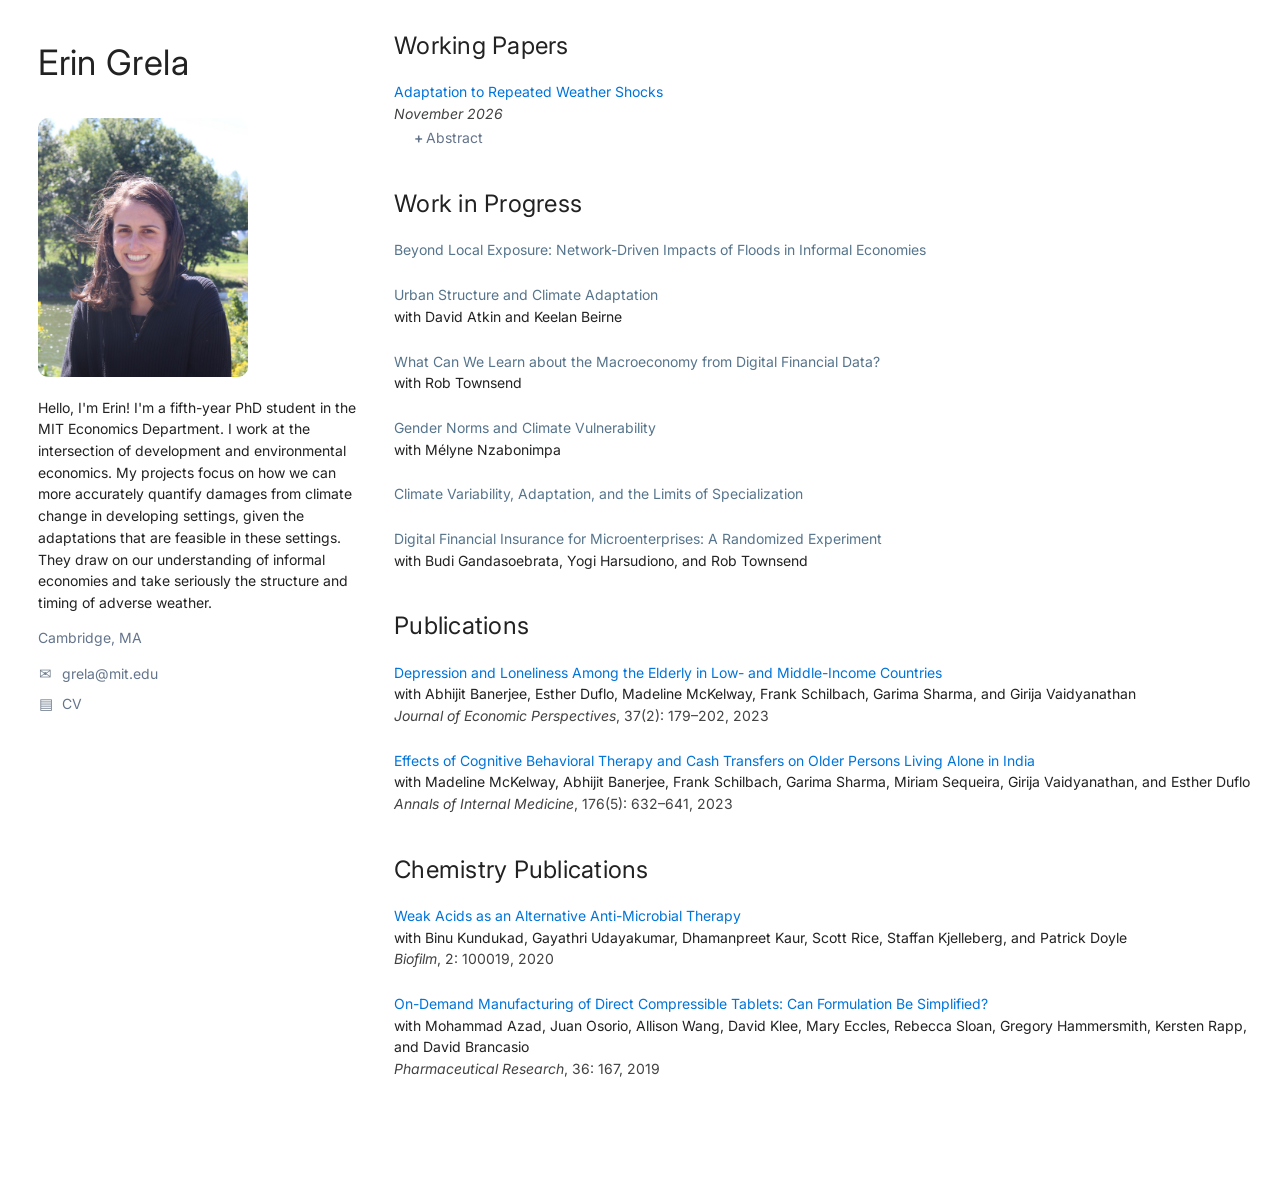
<file: index.html>
<!doctype html>
<html lang="en">
<head>
  <meta charset="utf-8">
  <meta name="viewport" content="width=device-width, initial-scale=1">
  <meta name="description" content="Erin Grela is an economics PhD student at MIT working in development and environmental economics.">
  <title>Erin Grela · Economics</title>
  <link rel="icon" href="assets/favicon.svg?v=2" type="image/svg+xml">
  <link rel="preconnect" href="https://fonts.googleapis.com">
  <link rel="preconnect" href="https://fonts.gstatic.com" crossorigin>
  <link href="https://fonts.googleapis.com/css2?family=Inter:wght@400;500;600&display=swap" rel="stylesheet">
  <link rel="stylesheet" href="styles.css">
</head>
<body>
  <a href="#research" class="skip-link">Skip to research</a>
  <div class="site-layout">
    <aside class="sidebar" aria-label="About me">
      <h1>Erin Grela</h1>
      <!-- Keep your existing headshot file path. -->
      <img class="headshot" src="assets/headshot" width="210" height="230" alt="Headshot">
      <p>Hello, I'm Erin! I'm a fifth-year PhD student in the MIT Economics Department. I work at the intersection of development and environmental economics. My projects focus on how we can more accurately quantify damages from climate change in developing settings, given the adaptations that are feasible in these settings. They draw on our understanding of informal economies and take seriously the structure and timing of adverse weather. </p>
      <p class="location">Cambridge, MA</p>
      <div class="profile-links" aria-label="Contact and profiles">
        <a href="mailto:grela@mit.edu"><span aria-hidden="true">✉</span> grela@mit.edu</a>
        <!-- Make this a link after adding your real CV PDF. -->
        <a href="assets/cv.pdf" target="_blank"><span aria-hidden="true">▤</span> CV</a>
      </div>
    </aside>
    <main class="research" id="research">

      <section aria-labelledby="working-papers">
        <h2 id="working-papers">Working Papers</h2>
        <article class="paper">
          <!-- Upload the paper PDF to files/adaptation-to-repeated-weather-shocks.pdf to activate this link. -->
          <p class="paper-title"><a href="assets/repeat_floods_wp.pdf" target="_blank" rel="noopener noreferrer">Adaptation to Repeated Weather Shocks</a></p>
          <p class="paper-status"><em>November 2026</em></p>
          <details>
            <summary>Abstract</summary>
            <!-- Replace the text below using the current working-paper PDF when provided. -->
            <p>Climate change is making extreme weather more frequent, which means that households are increasingly likely to experience new shocks before they have fully recovered from
prior ones. Whether prior exposure increases resilience through learning and
adaptation or reduces it by depleting resources is
theoretically ambiguous. I study this question using five waves of LSMS panel data on
rural households in Nigeria from 2010 to 2024, linking to daily 250-meter
satellite maps of flooding. I estimate how the effects of a flood change
when it follows another flood. I organize responses with a model in which a recent flood changes which adaptive measures a household thinks are worth taking, while simultaneously drawing down a household's capacity to finance such adaptations. Substantial adjustments that follow single floods, such as migration, are less likely to
recur when that flood is a repeat flood. Households instead shift towards
lower upfront-cost coping: they enter subsistence farming, close businesses, and sell assets. These changes are mediated by a household's ex-ante resilience. Among the least resilient
households, the costliest actions are taken: the share of children not in school rises by 12.5 percentage points following a repeat flood. At the same time, flood-specific agricultural adaptation rises after a repeat flood among more resilient households. To further test the implications of this framework, I show that a prior hot season
produces the same shift toward low upfront-cost coping but no flood-specific adaptation. Finally, I present evidence in line with the cross-sectional literature, showing that households that often experience flooding are less damaged by a given flood. However, even for these households, repeat floods are additionally costly to cope with.</p>
          </details>
        </article>
      </section>

      <section aria-labelledby="work-in-progress">
        <h2 id="work-in-progress">Work in Progress</h2>
        <article class="paper">
          <p class="paper-title">Beyond Local Exposure: Network-Driven Impacts of Floods in Informal Economies</p>
        </article>
        <article class="paper">
          <p class="paper-title">Urban Structure and Climate Adaptation</p>
          <p class="paper-authors">with David Atkin and Keelan Beirne</p>
        </article>
        <article class="paper">
          <p class="paper-title">What Can We Learn about the Macroeconomy from Digital Financial Data?</p>
          <p class="paper-authors">with Rob Townsend</p>
        </article>
        <article class="paper">
          <p class="paper-title">Gender Norms and Climate Vulnerability</p>
          <p class="paper-authors">with Mélyne Nzabonimpa</p>
        </article>
        <article class="paper">
          <p class="paper-title">Climate Variability, Adaptation, and the Limits of Specialization</p>
        </article>
        <article class="paper">
          <p class="paper-title">Digital Financial Insurance for Microenterprises: A Randomized Experiment</p>
          <p class="paper-authors">with Budi Gandasoebrata, Yogi Harsudiono, and Rob Townsend</p>
        </article>
      </section>

      <section aria-labelledby="publications">
        <h2 id="publications">Publications</h2>
        <article class="paper">
          <p class="paper-title"><a href="https://doi.org/10.1257/jep.37.2.179" target="_blank" rel="noopener noreferrer">Depression and Loneliness Among the Elderly in Low- and Middle-Income Countries</a></p>
          <p class="paper-authors">with Abhijit Banerjee, Esther Duflo, Madeline McKelway, Frank Schilbach, Garima Sharma, and Girija Vaidyanathan</p>
          <p class="paper-status"><em>Journal of Economic Perspectives</em>, 37(2): 179–202, 2023</p>
        </article>
        <article class="paper">
          <p class="paper-title"><a href="https://doi.org/10.7326/M22-2496" target="_blank" rel="noopener noreferrer">Effects of Cognitive Behavioral Therapy and Cash Transfers on Older Persons Living Alone in India</a></p>
          <p class="paper-authors">with Madeline McKelway, Abhijit Banerjee, Frank Schilbach, Garima Sharma, Miriam Sequeira, Girija Vaidyanathan, and Esther Duflo</p>
          <p class="paper-status"><em>Annals of Internal Medicine</em>, 176(5): 632–641, 2023</p>
        </article>
      </section>

      <section aria-labelledby="chemistry-publications">
        <h2 id="chemistry-publications">Chemistry Publications</h2>
        <article class="paper">
          <p class="paper-title"><a href="https://doi.org/10.1016/j.bioflm.2020.100019" target="_blank" rel="noopener noreferrer">Weak Acids as an Alternative Anti-Microbial Therapy</a></p>
          <p class="paper-authors">with Binu Kundukad, Gayathri Udayakumar, Dhamanpreet Kaur, Scott Rice, Staffan Kjelleberg, and Patrick Doyle</p>
          <p class="paper-status"><em>Biofilm</em>, 2: 100019, 2020</p>
        </article>
        <article class="paper">
          <p class="paper-title"><a href="https://doi.org/10.1007/s11095-019-2716-2" target="_blank" rel="noopener noreferrer">On-Demand Manufacturing of Direct Compressible Tablets: Can Formulation Be Simplified?</a></p>
          <p class="paper-authors">with Mohammad Azad, Juan Osorio, Allison Wang, David Klee, Mary Eccles, Rebecca Sloan, Gregory Hammersmith, Kersten Rapp, and David Brancasio</p>
          <p class="paper-status"><em>Pharmaceutical Research</em>, 36: 167, 2019</p>
        </article>
      </section>
    </main>
  </div>
</body>
</html>
</file>
<file: styles.css>
:root { --ink:#222; --muted:#64748b; --link:#0074d9; --bg:#fff; }
* { box-sizing:border-box; }
html { scroll-behavior:smooth; }
body { margin:0; background:var(--bg); color:var(--ink); font:400 14px/1.55 Inter,Arial,Helvetica,sans-serif; -webkit-font-smoothing:antialiased; }
.site-layout { margin:0 2%; }
a { color:var(--link); text-decoration:none; }
a:hover { color:var(--link); text-decoration:underline; text-underline-offset:2px; }
a:focus-visible, summary:focus-visible { outline:2px solid var(--link); outline-offset:3px; }
h1,h2 { font-family:inherit; font-weight:400; letter-spacing:.01em; }
h1 { font-size:35px; line-height:1.25; margin:28px 0 33px; }
h2 { font-size:24px; line-height:1.3; margin:0 0 20px; }
p { margin:0 0 13px; }
.sidebar { width:100%; }
.headshot { width:182px; height:auto; max-height:270px; object-fit:cover; display:block; border-radius:10px; margin:0 0 20px; }
.location,.pending-link,.profile-links a { color:var(--muted); }
.profile-links { display:flex; flex-direction:column; align-items:flex-start; gap:4px; margin-top:6px; }
.profile-links a,.pending-link { display:inline-flex; gap:9px; align-items:center; line-height:1.7; }
.profile-links a span,.pending-link span { color:#738090; font-size:15px; width:15px; text-align:center; }
.profile-links a:hover { color:var(--link); }
.research { min-width:0; padding:0 0 65px; }
.research section { margin:0 0 39px; }
.paper { margin:0 0 23px; }
.paper-title,.paper-authors,.paper-status { margin:0; }
.paper-title { color:var(--link); }
section[aria-labelledby="work-in-progress"] .paper-title,
section[aria-labelledby="work-in-progress"] .paper-title a {
  color: #56758C;
  text-decoration: none;
  cursor: default;
}
/* A working title or placeholder is intentionally styled as unobtrusive metadata. */
.example-marker { color:#87909a; font-size:12px; }
.paper-authors { color:var(--ink); }
.paper-status { color:#424242; }
.paper details { margin:1px 0 0 20px; }
.paper summary { list-style:none; cursor:pointer; color:var(--muted); padding:1px 0; display:table; }
.paper summary::-webkit-details-marker { display:none; }
.paper summary::before { content:'+'; display:inline-block; width:12px; font-weight:600; }
.paper details[open] summary::before { content:'−'; }
.paper summary:hover { color:var(--link); }
.paper details p { margin:5px 0 8px 0; max-width:720px; line-height:1.65; color:#333; }
/* Deliberately NO borders or <hr> elements between sections or papers. */
.skip-link { position:absolute; top:-100px; left:12px; background:white; padding:8px 12px; z-index:10; }
.skip-link:focus { top:10px; }

@media (min-width:1000px) {
  .sidebar {
    position: fixed;
    top: 0;
    width: 25%;
    max-width: 380px;
    min-width: 200px;
    margin: 1%;
  }

  .headshot { width: 210px; }

  .research {
    width: 70%;
    margin: 0;
    padding: 30px 0 70px;
    float: right;
  }

  .research:after {
    content: '';
    display: table;
    clear: both;
  }
}

@media (max-width:999px) {
  .site-layout { max-width:730px; margin:auto; padding:0 24px; }
  .sidebar { padding-bottom:40px; }
  .research { padding-top:8px; }
  h1 { margin-top:28px; }
}
@media (max-width:560px) {
  .site-layout { padding:0 20px; }
  h1 { font-size:32px; margin-bottom:24px; }
  h2 { font-size:23px; }
  .headshot { width:160px; }
  .research section { margin-bottom:34px; }
}
</file>
